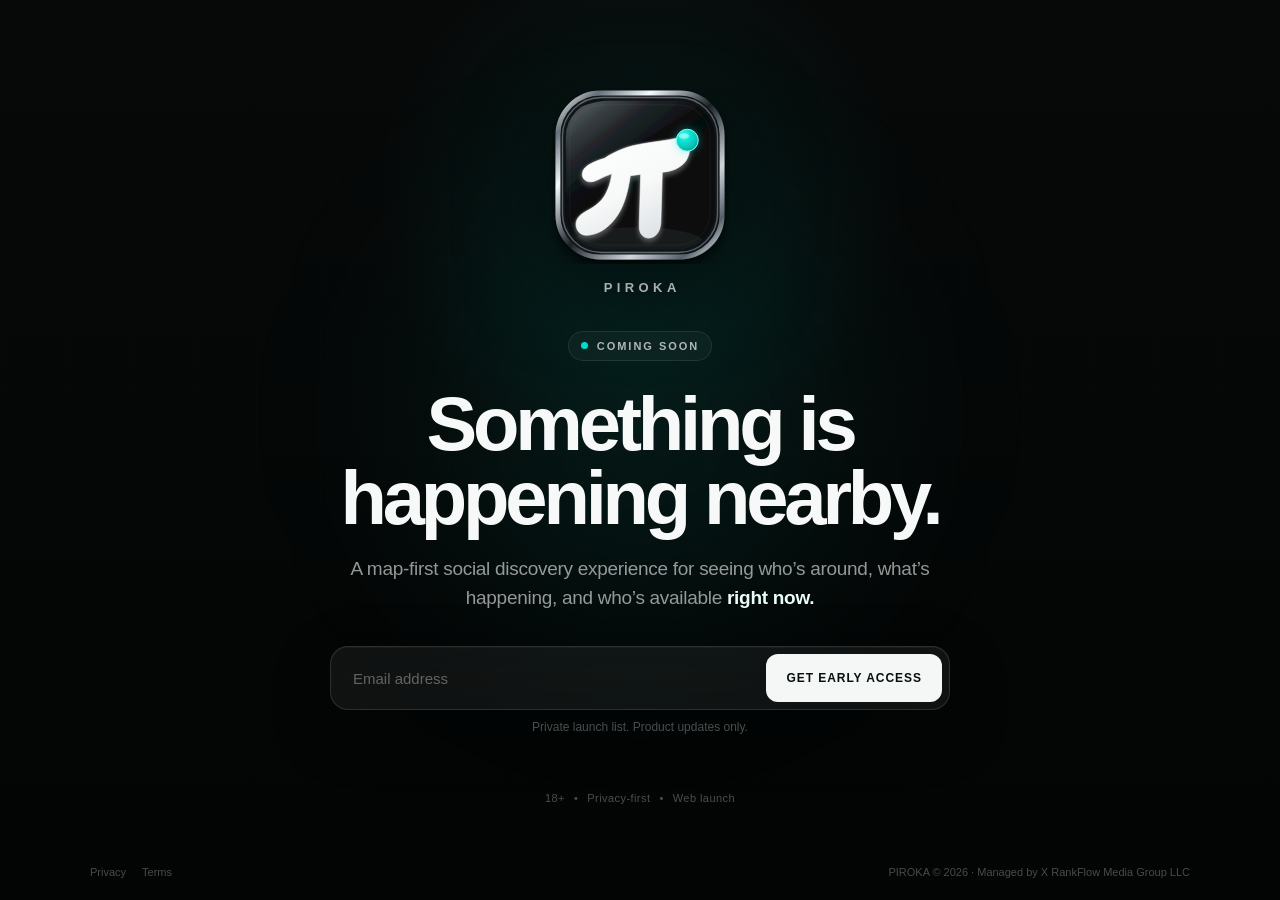
<file: index.html>
<!doctype html>
<html lang="en">
<head>
  <meta charset="UTF-8" />
  <meta name="viewport" content="width=device-width,initial-scale=1" />
  <title>PIROKA — Coming Soon</title>
  <meta name="description" content="PIROKA is a map-first social discovery experience built for right now. Join the private launch list." />
  <meta name="theme-color" content="#050606" />
  <meta property="og:title" content="PIROKA — Coming Soon" />
  <meta property="og:description" content="Something is happening nearby. Join the PIROKA private launch list." />
  <meta property="og:type" content="website" />
  <meta property="og:url" content="https://pirokaapp.com" />
  <link rel="icon" type="image/svg+xml" href="/assets/piroka-icon.svg" />
  <link rel="stylesheet" href="/styles.css" />
</head>
<body>
  <main class="site-shell">
    <div class="ambient-grid" aria-hidden="true"></div>
    <div class="ambient-glow" aria-hidden="true"></div>
    <section class="hero" aria-labelledby="hero-title">
      <div class="brand-lockup" aria-label="PIROKA">
        <img class="brand-icon" src="/assets/piroka-icon.svg" alt="PIROKA icon" />
        <span class="brand-name">PIROKA</span>
      </div>
      <div class="eyebrow"><span class="pulse-dot"></span>COMING SOON</div>
      <h1 id="hero-title">Something is happening nearby.</h1>
      <p class="hero-copy">A map-first social discovery experience for seeing who’s around, what’s happening, and who’s available <strong>right now.</strong></p>
      <div id="form-wrap" class="waitlist-wrap">
        <form id="waitlist-form" class="waitlist-form" novalidate>
          <label class="sr-only" for="email">Email address</label>
          <div class="form-row">
            <input id="email" name="email" type="email" inputmode="email" autocomplete="email" placeholder="Email address" aria-describedby="form-note form-message" />
            <button id="submit-btn" type="submit">GET EARLY ACCESS</button>
          </div>
          <p id="form-note" class="form-note">Private launch list. Product updates only.</p>
          <p id="form-message" class="form-message" role="alert"></p>
        </form>
      </div>
      <div class="trust-row" aria-label="PIROKA launch details"><span>18+</span><span aria-hidden="true">•</span><span>Privacy-first</span><span aria-hidden="true">•</span><span>Web launch</span></div>
    </section>
    <footer>
      <div class="footer-links"><a href="https://pirokaapp.com/privacy">Privacy</a><a href="https://pirokaapp.com/terms">Terms</a></div>
      <p>PIROKA © 2026 · Managed by X RankFlow Media Group LLC</p>
    </footer>
  </main>
  <script src="/app.js"></script>
</body>
</html>
</file>
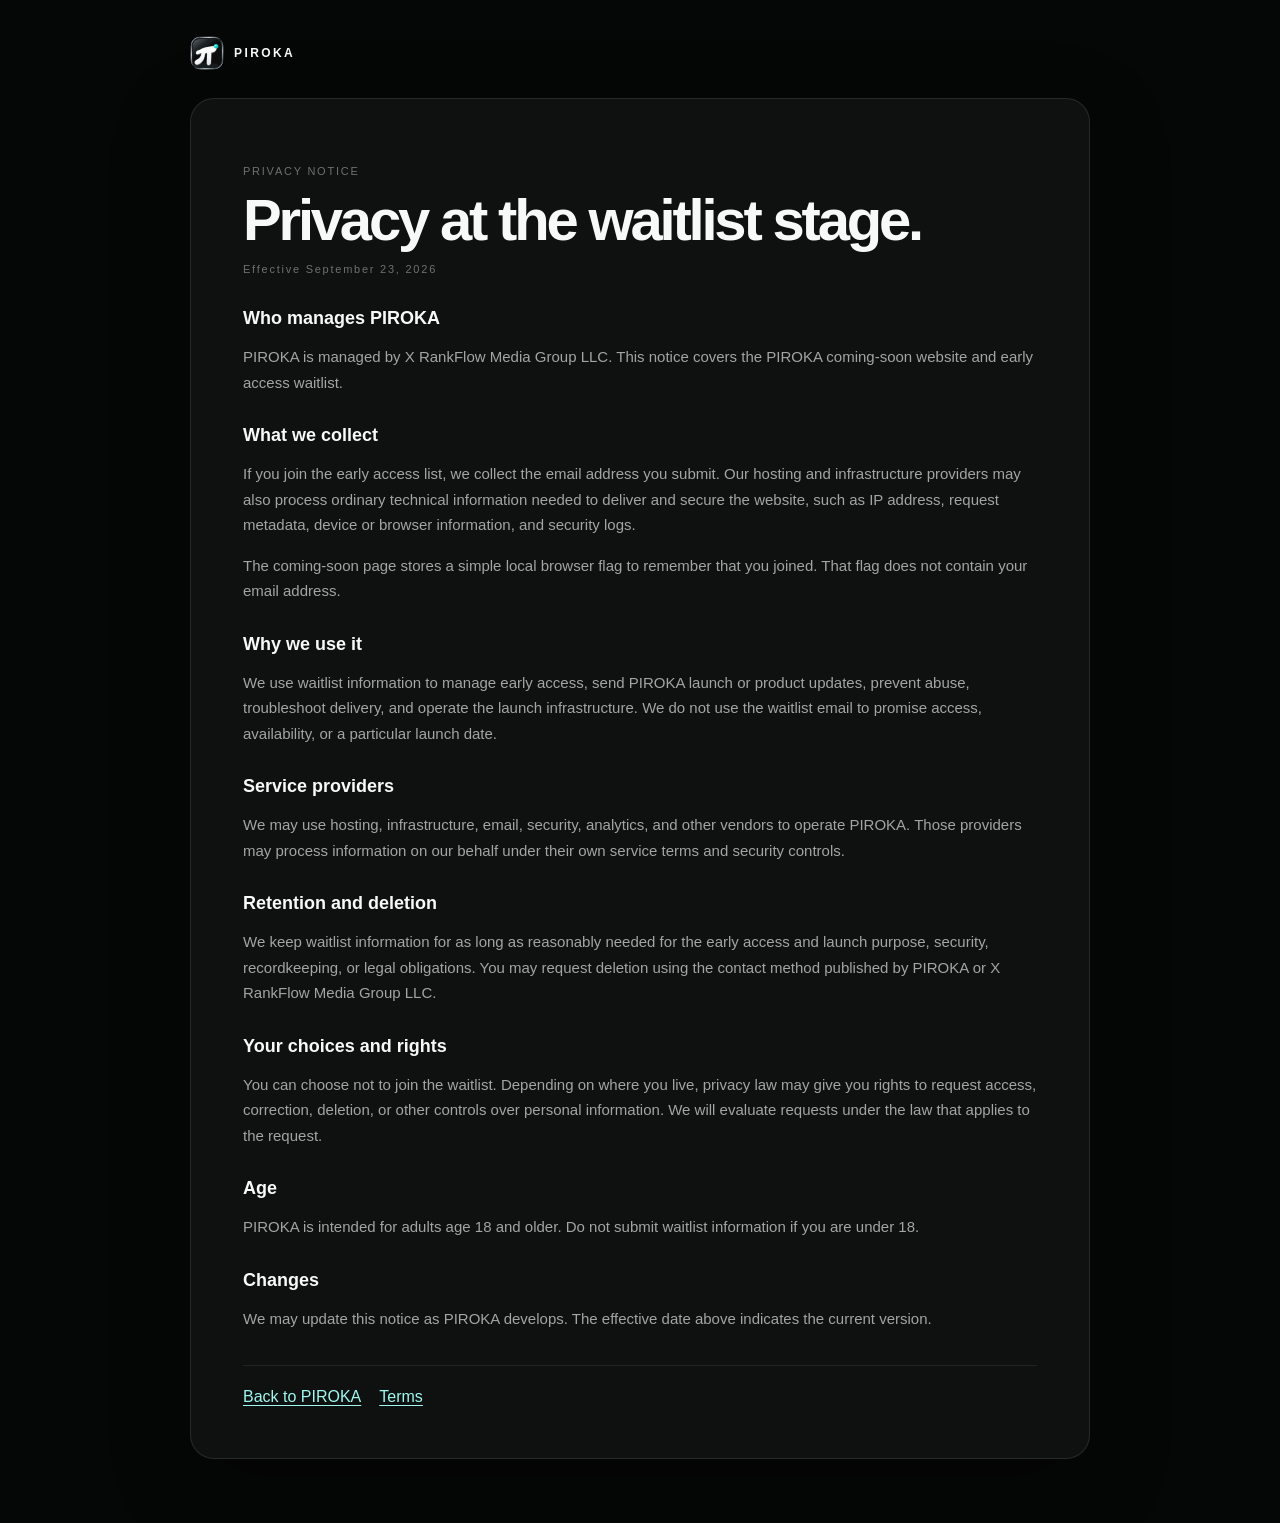
<file: privacy.html>
<!doctype html>
<html lang="en">
<head>
  <meta charset="UTF-8" />
  <meta name="viewport" content="width=device-width,initial-scale=1" />
  <title>PIROKA — Privacy Notice</title>
  <meta name="description" content="Privacy notice for the PIROKA early access waitlist." />
  <meta name="theme-color" content="#050606" />
  <meta name="robots" content="index,follow" />
  <link rel="icon" type="image/svg+xml" href="/assets/piroka-icon.svg" />
  <link rel="stylesheet" href="/styles.css" />
</head>
<body>
  <main class="legal-page">
    <a class="legal-brand" href="/" aria-label="Back to PIROKA">
      <img src="/assets/piroka-icon.svg" alt="" />
      <span>PIROKA</span>
    </a>
    <article class="legal-card">
      <p class="legal-kicker">PRIVACY NOTICE</p>
      <h1>Privacy at the waitlist stage.</h1>
      <p class="legal-updated">Effective September 23, 2026</p>

      <h2>Who manages PIROKA</h2>
      <p>PIROKA is managed by X RankFlow Media Group LLC. This notice covers the PIROKA coming-soon website and early access waitlist.</p>

      <h2>What we collect</h2>
      <p>If you join the early access list, we collect the email address you submit. Our hosting and infrastructure providers may also process ordinary technical information needed to deliver and secure the website, such as IP address, request metadata, device or browser information, and security logs.</p>
      <p>The coming-soon page stores a simple local browser flag to remember that you joined. That flag does not contain your email address.</p>

      <h2>Why we use it</h2>
      <p>We use waitlist information to manage early access, send PIROKA launch or product updates, prevent abuse, troubleshoot delivery, and operate the launch infrastructure. We do not use the waitlist email to promise access, availability, or a particular launch date.</p>

      <h2>Service providers</h2>
      <p>We may use hosting, infrastructure, email, security, analytics, and other vendors to operate PIROKA. Those providers may process information on our behalf under their own service terms and security controls.</p>

      <h2>Retention and deletion</h2>
      <p>We keep waitlist information for as long as reasonably needed for the early access and launch purpose, security, recordkeeping, or legal obligations. You may request deletion using the contact method published by PIROKA or X RankFlow Media Group LLC.</p>

      <h2>Your choices and rights</h2>
      <p>You can choose not to join the waitlist. Depending on where you live, privacy law may give you rights to request access, correction, deletion, or other controls over personal information. We will evaluate requests under the law that applies to the request.</p>

      <h2>Age</h2>
      <p>PIROKA is intended for adults age 18 and older. Do not submit waitlist information if you are under 18.</p>

      <h2>Changes</h2>
      <p>We may update this notice as PIROKA develops. The effective date above indicates the current version.</p>

      <div class="legal-actions"><a href="/">Back to PIROKA</a><a href="/terms">Terms</a></div>
    </article>
  </main>
</body>
</html>
</file>
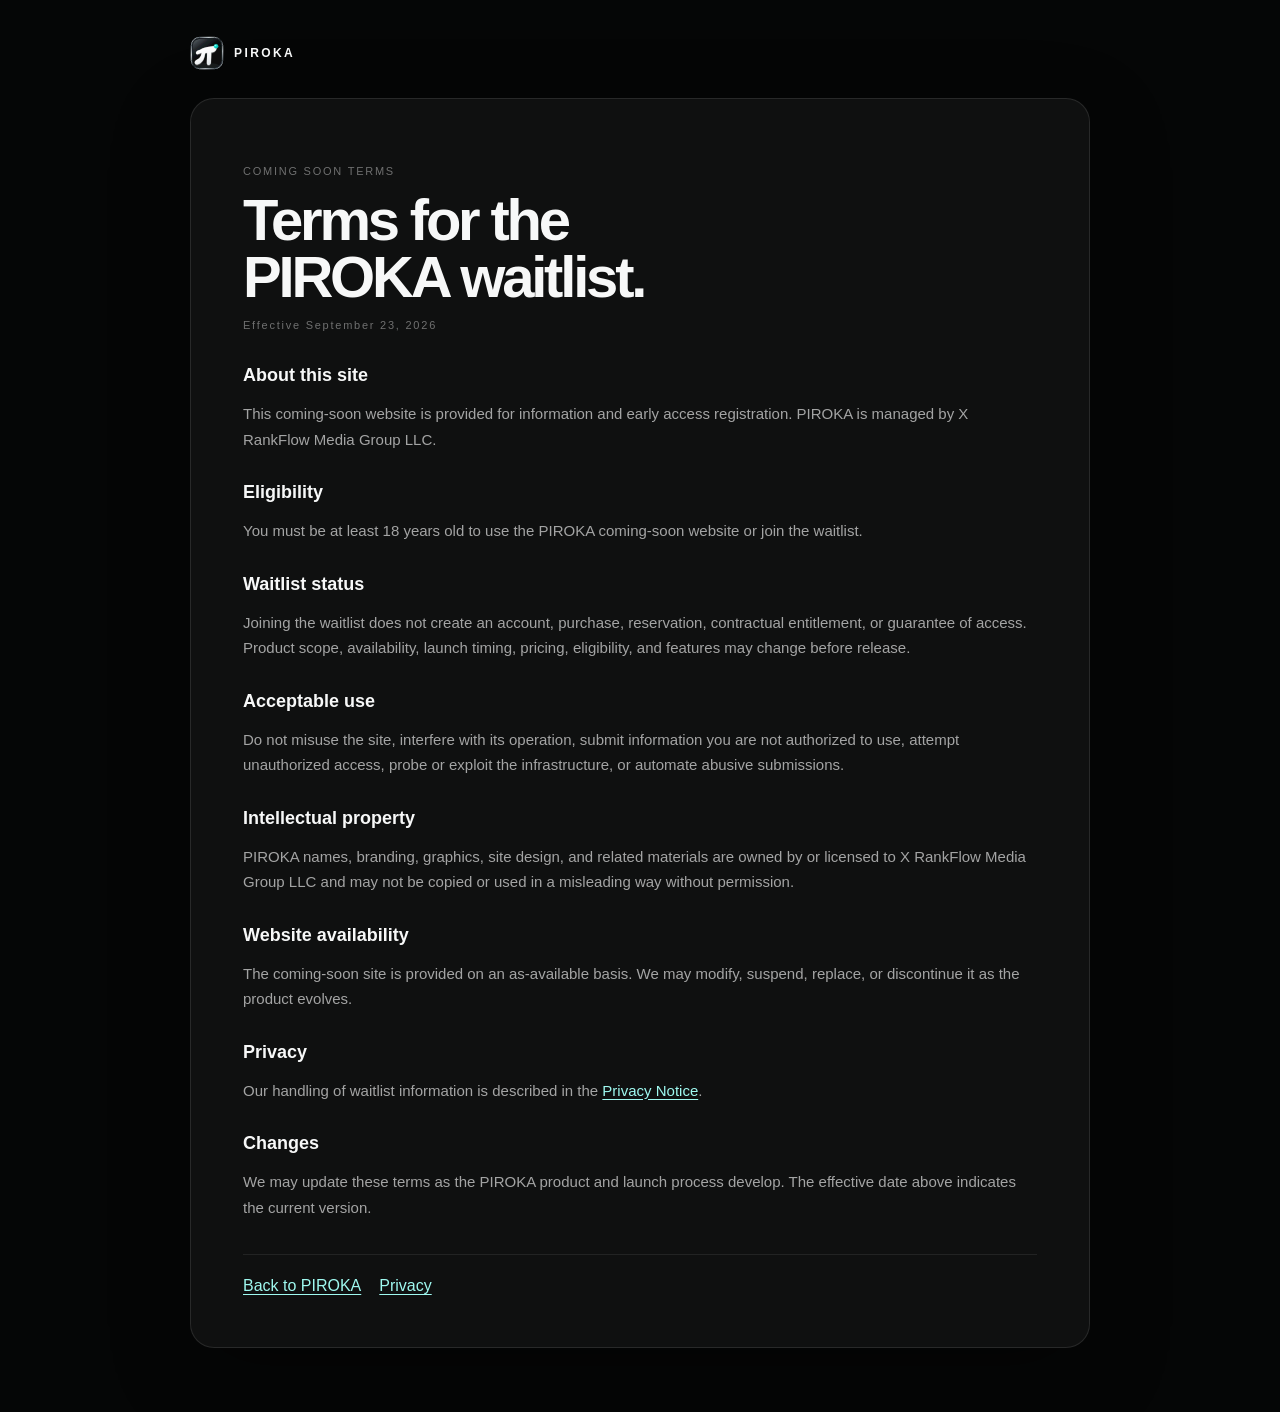
<file: terms.html>
<!doctype html>
<html lang="en">
<head>
  <meta charset="UTF-8" />
  <meta name="viewport" content="width=device-width,initial-scale=1" />
  <title>PIROKA — Coming Soon Terms</title>
  <meta name="description" content="Terms for the PIROKA coming-soon website and early access waitlist." />
  <meta name="theme-color" content="#050606" />
  <meta name="robots" content="index,follow" />
  <link rel="icon" type="image/svg+xml" href="/assets/piroka-icon.svg" />
  <link rel="stylesheet" href="/styles.css" />
</head>
<body>
  <main class="legal-page">
    <a class="legal-brand" href="/" aria-label="Back to PIROKA">
      <img src="/assets/piroka-icon.svg" alt="" />
      <span>PIROKA</span>
    </a>
    <article class="legal-card">
      <p class="legal-kicker">COMING SOON TERMS</p>
      <h1>Terms for the PIROKA waitlist.</h1>
      <p class="legal-updated">Effective September 23, 2026</p>

      <h2>About this site</h2>
      <p>This coming-soon website is provided for information and early access registration. PIROKA is managed by X RankFlow Media Group LLC.</p>

      <h2>Eligibility</h2>
      <p>You must be at least 18 years old to use the PIROKA coming-soon website or join the waitlist.</p>

      <h2>Waitlist status</h2>
      <p>Joining the waitlist does not create an account, purchase, reservation, contractual entitlement, or guarantee of access. Product scope, availability, launch timing, pricing, eligibility, and features may change before release.</p>

      <h2>Acceptable use</h2>
      <p>Do not misuse the site, interfere with its operation, submit information you are not authorized to use, attempt unauthorized access, probe or exploit the infrastructure, or automate abusive submissions.</p>

      <h2>Intellectual property</h2>
      <p>PIROKA names, branding, graphics, site design, and related materials are owned by or licensed to X RankFlow Media Group LLC and may not be copied or used in a misleading way without permission.</p>

      <h2>Website availability</h2>
      <p>The coming-soon site is provided on an as-available basis. We may modify, suspend, replace, or discontinue it as the product evolves.</p>

      <h2>Privacy</h2>
      <p>Our handling of waitlist information is described in the <a href="/privacy">Privacy Notice</a>.</p>

      <h2>Changes</h2>
      <p>We may update these terms as the PIROKA product and launch process develop. The effective date above indicates the current version.</p>

      <div class="legal-actions"><a href="/">Back to PIROKA</a><a href="/privacy">Privacy</a></div>
    </article>
  </main>
</body>
</html>
</file>
<file: styles.css>
:root{font-family:Inter,ui-sans-serif,-apple-system,BlinkMacSystemFont,"SF Pro Display","Segoe UI",sans-serif;color:#f7f8f8;background:#050606;font-synthesis:none;text-rendering:optimizeLegibility}*{box-sizing:border-box}html,body{margin:0;min-width:320px;min-height:100%;background:#050606}button,input{font:inherit}a{color:inherit;text-decoration:none}.site-shell{position:relative;isolation:isolate;min-height:100svh;overflow:hidden;display:grid;grid-template-rows:1fr auto;background:radial-gradient(circle at 50% 22%,rgba(0,220,203,.085),transparent 28%),linear-gradient(180deg,#070909 0%,#030404 100%)}.ambient-grid{position:absolute;inset:0;z-index:-3;opacity:.12;background-image:linear-gradient(rgba(255,255,255,.055) 1px,transparent 1px),linear-gradient(90deg,rgba(255,255,255,.055) 1px,transparent 1px);background-size:64px 64px;mask-image:linear-gradient(to bottom,transparent 2%,black 34%,transparent 90%)}.ambient-glow{position:absolute;z-index:-2;width:420px;height:420px;left:50%;top:46%;transform:translate(-50%,-50%);border-radius:999px;background:rgba(0,224,205,.08);filter:blur(100px);pointer-events:none}.hero{width:min(760px,calc(100% - 40px));margin:auto;padding:62px 0 38px;text-align:center;display:flex;flex-direction:column;align-items:center}.brand-lockup{display:inline-flex;flex-direction:column;align-items:center;gap:16px;margin-bottom:36px}.brand-icon{width:clamp(124px,17vw,178px);height:auto;display:block;filter:drop-shadow(0 22px 44px rgba(0,0,0,.55))}.brand-name{font-size:13px;font-weight:720;letter-spacing:.34em;margin-left:.34em;color:rgba(255,255,255,.88)}.eyebrow{display:inline-flex;align-items:center;gap:9px;padding:8px 12px;border:1px solid rgba(255,255,255,.095);border-radius:999px;background:rgba(255,255,255,.035);color:rgba(255,255,255,.68);font-size:11px;font-weight:700;letter-spacing:.18em;backdrop-filter:blur(16px)}.pulse-dot{width:7px;height:7px;border-radius:50%;background:#00dccb;box-shadow:0 0 0 0 rgba(0,220,203,.35);animation:pulse 2.4s infinite}@keyframes pulse{0%,55%,100%{box-shadow:0 0 0 0 rgba(0,220,203,.22)}72%{box-shadow:0 0 0 9px rgba(0,220,203,0)}}h1{margin:26px 0 18px;max-width:720px;font-size:clamp(42px,7vw,76px);line-height:.98;letter-spacing:-.055em;font-weight:760;text-wrap:balance}.hero-copy{margin:0;max-width:615px;color:rgba(255,255,255,.58);font-size:clamp(16px,2vw,19px);line-height:1.55;letter-spacing:-.015em}.hero-copy strong{color:#eafcf9;font-weight:610}.waitlist-wrap{width:100%}.waitlist-form{width:min(620px,100%);margin:34px auto 0}.form-row{display:grid;grid-template-columns:1fr auto;gap:8px;padding:7px;border:1px solid rgba(255,255,255,.12);border-radius:18px;background:rgba(255,255,255,.055);box-shadow:0 20px 60px rgba(0,0,0,.28),inset 0 1px 0 rgba(255,255,255,.04);backdrop-filter:blur(22px)}input{width:100%;min-width:0;border:0;outline:0;background:transparent;color:#fff;padding:0 15px;font-size:15px}input::placeholder{color:rgba(255,255,255,.34)}input:focus-visible{box-shadow:inset 0 -1px 0 rgba(0,220,203,.58)}button{border:0;border-radius:12px;min-height:48px;padding:0 20px;background:#f4f7f6;color:#07100f;font-size:12px;font-weight:800;letter-spacing:.08em;cursor:pointer;transition:transform .18s ease,background .18s ease,opacity .18s ease}button:hover:not(:disabled){transform:translateY(-1px);background:#fff}button:focus-visible{outline:2px solid #00dccb;outline-offset:3px}button:disabled{cursor:wait;opacity:.6}.form-note,.form-message{margin:10px 0 0;font-size:12px;color:rgba(255,255,255,.34)}.form-message{min-height:18px;color:#ff9696}.joined-card{width:min(560px,100%);margin:34px auto 0;padding:18px 20px;display:flex;align-items:center;gap:14px;text-align:left;border:1px solid rgba(0,220,203,.19);border-radius:18px;background:rgba(0,220,203,.055);backdrop-filter:blur(22px)}.joined-check{flex:0 0 auto;width:34px;height:34px;display:grid;place-items:center;border-radius:50%;background:#00dccb;color:#03110f;font-weight:900}.joined-card div{display:grid;gap:3px}.joined-card strong{font-size:14px}.joined-card span{color:rgba(255,255,255,.48);font-size:12px;line-height:1.45}.trust-row{margin-top:30px;display:flex;flex-wrap:wrap;justify-content:center;gap:9px;color:rgba(255,255,255,.29);font-size:11px;letter-spacing:.04em}footer{width:min(1100px,calc(100% - 40px));margin:0 auto;padding:0 0 22px;display:flex;justify-content:space-between;align-items:center;gap:20px;color:rgba(255,255,255,.28);font-size:11px}.footer-links{display:flex;gap:16px}.footer-links a:hover{color:rgba(255,255,255,.72)}footer p{margin:0}.sr-only{position:absolute;width:1px;height:1px;padding:0;margin:-1px;overflow:hidden;clip:rect(0,0,0,0);white-space:nowrap;border:0}@media(max-width:640px){.hero{width:min(100% - 28px,520px);padding-top:36px}.brand-lockup{margin-bottom:28px;gap:12px}.brand-icon{width:128px}h1{font-size:clamp(40px,13vw,58px);margin-top:22px}.hero-copy{font-size:15px}.waitlist-form{margin-top:28px}.form-row{grid-template-columns:1fr;padding:6px;border-radius:16px}input{min-height:48px;padding:0 13px;text-align:center}button{width:100%}footer{width:min(100% - 28px,520px);flex-direction:column;justify-content:center;text-align:center;padding-bottom:18px;gap:8px}}@media(prefers-reduced-motion:reduce){*,*::before,*::after{animation-duration:.01ms!important;animation-iteration-count:1!important;scroll-behavior:auto!important}}.legal-page{width:min(900px,calc(100% - 32px));margin:0 auto;padding:36px 0 64px}.legal-brand{display:inline-flex;align-items:center;gap:10px;margin-bottom:28px;font-size:12px;font-weight:750;letter-spacing:.2em}.legal-brand img{width:34px;height:auto}.legal-card{border:1px solid rgba(255,255,255,.1);border-radius:24px;background:rgba(255,255,255,.045);padding:clamp(24px,5vw,52px);box-shadow:0 24px 80px rgba(0,0,0,.3)}.legal-card h1{margin:8px 0 8px;font-size:clamp(34px,6vw,58px)}.legal-card h2{margin:30px 0 8px;font-size:18px}.legal-card p{color:rgba(255,255,255,.62);font-size:15px;line-height:1.7}.legal-card a{color:#9ff9f0;text-decoration:underline;text-underline-offset:3px}.legal-kicker,.legal-updated{font-size:11px!important;letter-spacing:.16em;color:rgba(255,255,255,.4)!important}.legal-actions{display:flex;gap:18px;flex-wrap:wrap;margin-top:34px;padding-top:22px;border-top:1px solid rgba(255,255,255,.08)}
</file>
